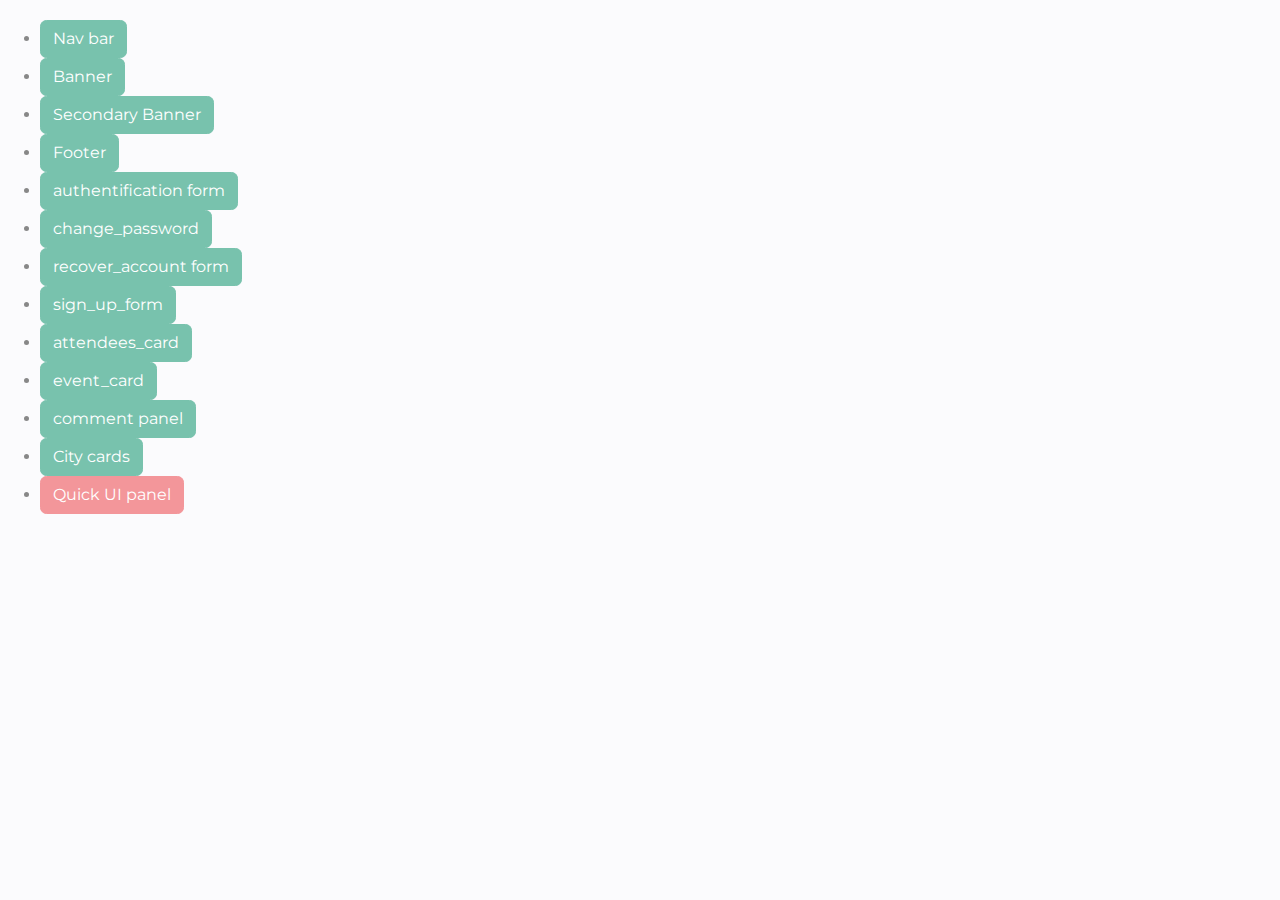
<file: index.html>
<!DOCTYPE html>
<head>
  <meta charset="utf-8">
  <meta name="viewport" content="width=device-width, initial-scale=1.0" />
  <link rel="stylesheet" href="css/bootstrap.css" />
  <title> EventMic </title>
</head>

<body>
  <ul>
    <li><a class="btn btn-primary" href="assets/navbar.html">Nav bar</a> </li>
  <li> <a class="btn btn-primary" href="assets/banner.html">Banner</a> </li>
  <li> <a class="btn btn-primary" href="assets/secondary_banner.html">Secondary Banner</a> </li>
    <li><a class="btn btn-primary" href="assets/footer.html">Footer</a> </li>
  <li> <a class="btn btn-primary" href="assets/authentification_form.html">authentification form</a> </li>
  <li> <a class="btn btn-primary" href="assets/change_password.html">change_password</a> </li>
  <li>  <a class="btn btn-primary" href="assets/recover_account.html">recover_account form</a> </li>
  <li>  <a class="btn btn-primary" href="assets/sign_up_form.html">sign_up_form</a> </li>
  <li> <a class="btn btn-primary" href="assets/attendees_card.html">attendees_card</a></li> 
  <li>  <a class="btn btn-primary" href="assets/event_card.html">event_card</a> </li>
  <li> <a class="btn btn-primary" href="assets/comment_panel.html">comment panel</a> </li>
    <li><a class="btn btn-primary" href="assets/city_cards.html">City cards</a> </li>


    <li><a class="btn btn-secondary" href="./ui-panel.html">Quick UI panel</a> </li>
  </ul>
</body>



</html>
</file>
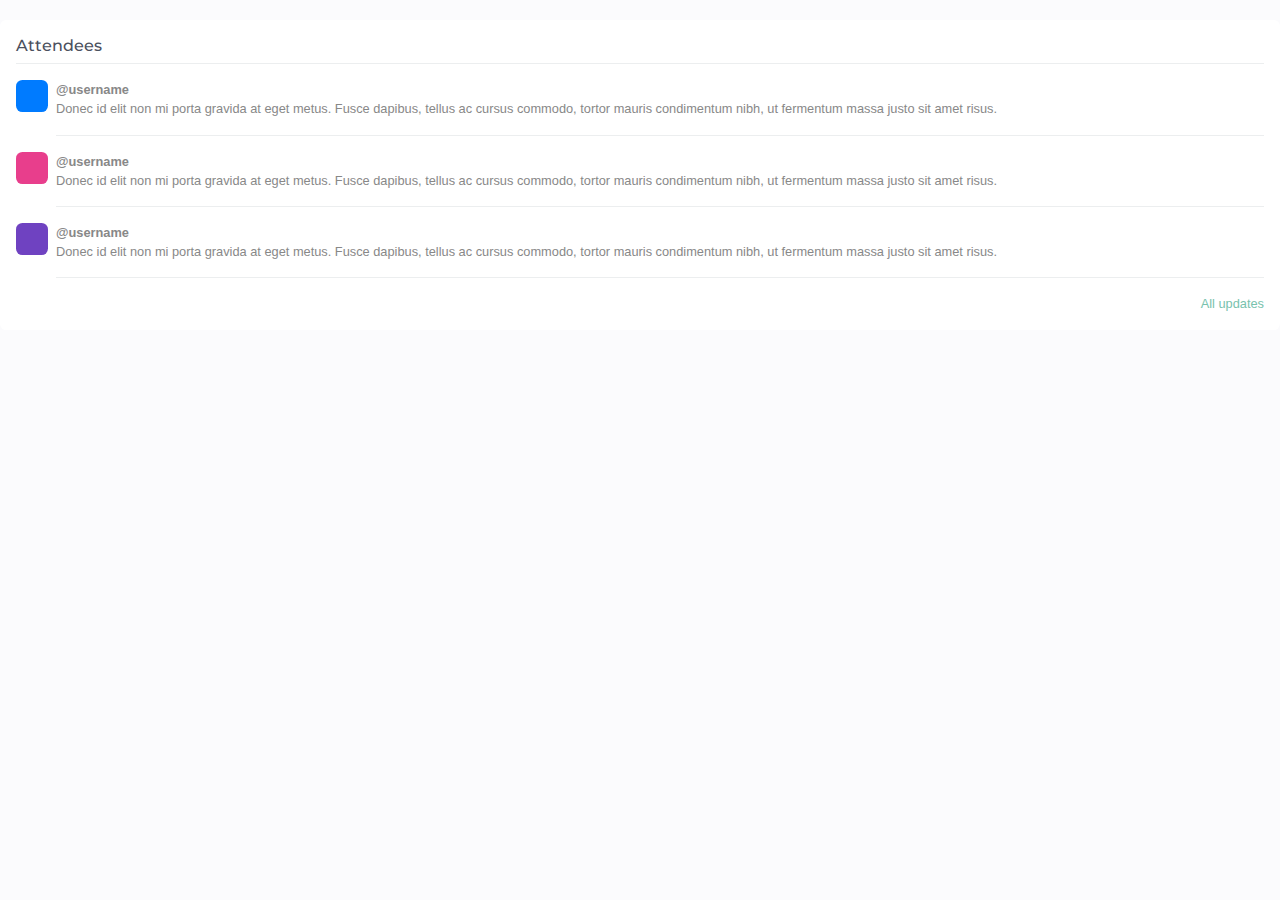
<file: assets/attendees_card.html>
<!DOCTYPE html>
<head>
  <meta charset="utf-8">
  <meta name="viewport" content="width=device-width, initial-scale=1.0" />
  <link rel="stylesheet" href="../css/bootstrap.css" />
  <link rel="stylesheet" href="https://use.fontawesome.com/releases/v5.12.1/css/all.css" integrity="sha384-v8BU367qNbs/aIZIxuivaU55N5GPF89WBerHoGA4QTcbUjYiLQtKdrfXnqAcXyTv" crossorigin="anonymous">
  <title> Attendees cards</title>
</head>
<body>



  <div class="my-3 p-3 bg-white rounded box-shadow">
    <h6 class="border-bottom border-gray pb-2 mb-0">Attendees</h6>
    <div class="media text-muted pt-3">
      <img data-src="holder.js/32x32?theme=thumb&amp;bg=007bff&amp;fg=007bff&amp;size=1" alt="32x32" class="mr-2 rounded" style="width: 32px; height: 32px;" src="data:image/svg+xml;charset=UTF-8,%3Csvg%20width%3D%2232%22%20height%3D%2232%22%20xmlns%3D%22http%3A%2F%2Fwww.w3.org%2F2000%2Fsvg%22%20viewBox%3D%220%200%2032%2032%22%20preserveAspectRatio%3D%22none%22%3E%3Cdefs%3E%3Cstyle%20type%3D%22text%2Fcss%22%3E%23holder_1707d59cad8%20text%20%7B%20fill%3A%23007bff%3Bfont-weight%3Abold%3Bfont-family%3AArial%2C%20Helvetica%2C%20Open%20Sans%2C%20sans-serif%2C%20monospace%3Bfont-size%3A2pt%20%7D%20%3C%2Fstyle%3E%3C%2Fdefs%3E%3Cg%20id%3D%22holder_1707d59cad8%22%3E%3Crect%20width%3D%2232%22%20height%3D%2232%22%20fill%3D%22%23007bff%22%3E%3C%2Frect%3E%3Cg%3E%3Ctext%20x%3D%2211.0390625%22%20y%3D%2217.2%22%3E32x32%3C%2Ftext%3E%3C%2Fg%3E%3C%2Fg%3E%3C%2Fsvg%3E" data-holder-rendered="true">
      <p class="media-body pb-3 mb-0 small lh-125 border-bottom border-gray">
        <strong class="d-block text-gray-dark">@username</strong>
        Donec id elit non mi porta gravida at eget metus. Fusce dapibus, tellus ac cursus commodo, tortor mauris condimentum nibh, ut fermentum massa justo sit amet risus.
      </p>
    </div>
    <div class="media text-muted pt-3">
      <img data-src="holder.js/32x32?theme=thumb&amp;bg=e83e8c&amp;fg=e83e8c&amp;size=1" alt="32x32" class="mr-2 rounded" src="data:image/svg+xml;charset=UTF-8,%3Csvg%20width%3D%2232%22%20height%3D%2232%22%20xmlns%3D%22http%3A%2F%2Fwww.w3.org%2F2000%2Fsvg%22%20viewBox%3D%220%200%2032%2032%22%20preserveAspectRatio%3D%22none%22%3E%3Cdefs%3E%3Cstyle%20type%3D%22text%2Fcss%22%3E%23holder_1707d59cadf%20text%20%7B%20fill%3A%23e83e8c%3Bfont-weight%3Abold%3Bfont-family%3AArial%2C%20Helvetica%2C%20Open%20Sans%2C%20sans-serif%2C%20monospace%3Bfont-size%3A2pt%20%7D%20%3C%2Fstyle%3E%3C%2Fdefs%3E%3Cg%20id%3D%22holder_1707d59cadf%22%3E%3Crect%20width%3D%2232%22%20height%3D%2232%22%20fill%3D%22%23e83e8c%22%3E%3C%2Frect%3E%3Cg%3E%3Ctext%20x%3D%2211.0390625%22%20y%3D%2217.2%22%3E32x32%3C%2Ftext%3E%3C%2Fg%3E%3C%2Fg%3E%3C%2Fsvg%3E" data-holder-rendered="true" style="width: 32px; height: 32px;">
      <p class="media-body pb-3 mb-0 small lh-125 border-bottom border-gray">
        <strong class="d-block text-gray-dark">@username</strong>
        Donec id elit non mi porta gravida at eget metus. Fusce dapibus, tellus ac cursus commodo, tortor mauris condimentum nibh, ut fermentum massa justo sit amet risus.
      </p>
    </div>
    <div class="media text-muted pt-3">
      <img data-src="holder.js/32x32?theme=thumb&amp;bg=6f42c1&amp;fg=6f42c1&amp;size=1" alt="32x32" class="mr-2 rounded" src="data:image/svg+xml;charset=UTF-8,%3Csvg%20width%3D%2232%22%20height%3D%2232%22%20xmlns%3D%22http%3A%2F%2Fwww.w3.org%2F2000%2Fsvg%22%20viewBox%3D%220%200%2032%2032%22%20preserveAspectRatio%3D%22none%22%3E%3Cdefs%3E%3Cstyle%20type%3D%22text%2Fcss%22%3E%23holder_1707d59cae0%20text%20%7B%20fill%3A%236f42c1%3Bfont-weight%3Abold%3Bfont-family%3AArial%2C%20Helvetica%2C%20Open%20Sans%2C%20sans-serif%2C%20monospace%3Bfont-size%3A2pt%20%7D%20%3C%2Fstyle%3E%3C%2Fdefs%3E%3Cg%20id%3D%22holder_1707d59cae0%22%3E%3Crect%20width%3D%2232%22%20height%3D%2232%22%20fill%3D%22%236f42c1%22%3E%3C%2Frect%3E%3Cg%3E%3Ctext%20x%3D%2211.0390625%22%20y%3D%2217.2%22%3E32x32%3C%2Ftext%3E%3C%2Fg%3E%3C%2Fg%3E%3C%2Fsvg%3E" data-holder-rendered="true" style="width: 32px; height: 32px;">
      <p class="media-body pb-3 mb-0 small lh-125 border-bottom border-gray">
        <strong class="d-block text-gray-dark">@username</strong>
        Donec id elit non mi porta gravida at eget metus. Fusce dapibus, tellus ac cursus commodo, tortor mauris condimentum nibh, ut fermentum massa justo sit amet risus.
      </p>
    </div>
    <small class="d-block text-right mt-3">
      <a href="#">All updates</a>
    </small>
  </div>
  



  

</body>

</html>
</file>
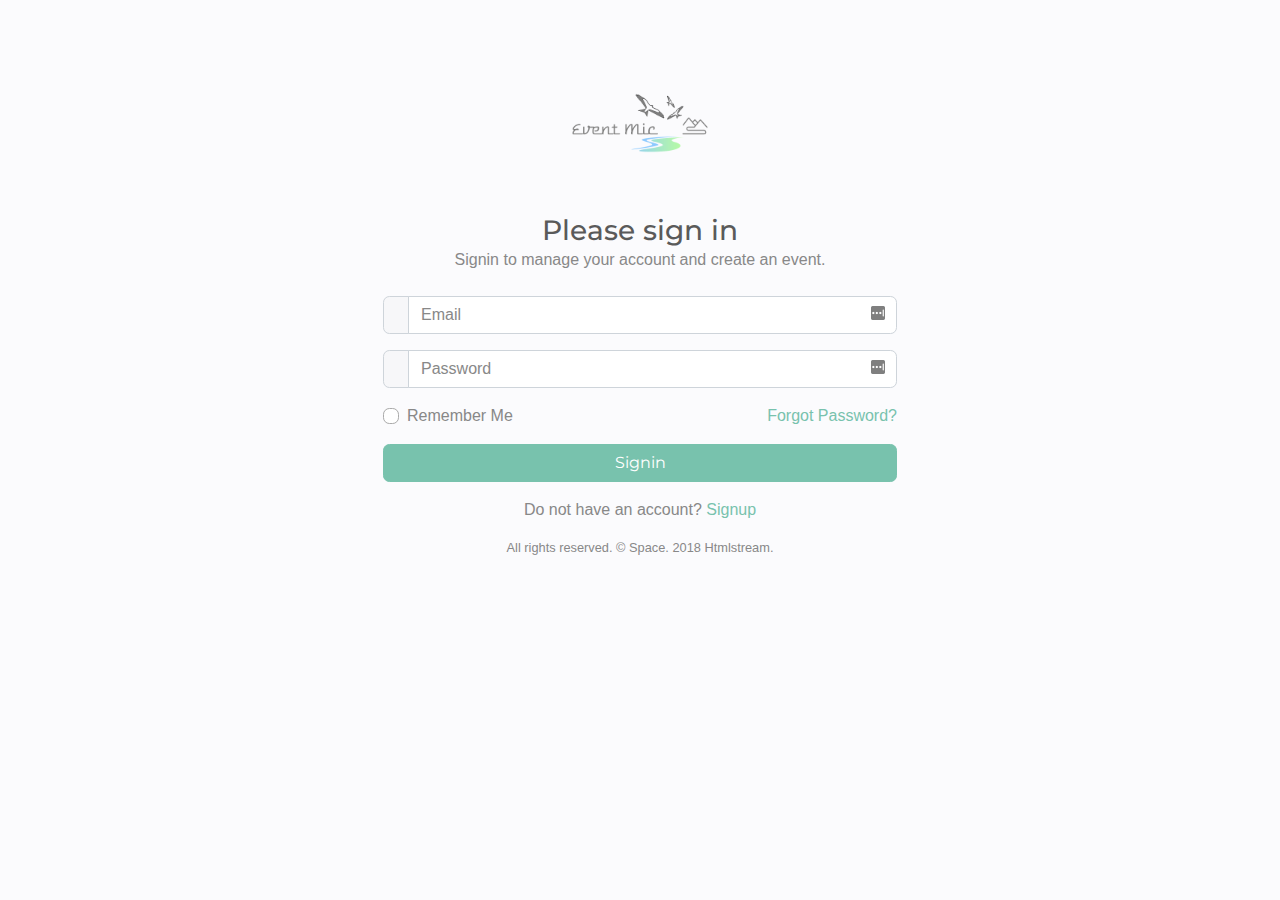
<file: assets/authentification_form.html>
<!DOCTYPE html>
<head>
  <meta charset="utf-8">
  <meta name="viewport" content="width=device-width, initial-scale=1.0" />
  <link rel="stylesheet" href="../css/bootstrap.css" />
  <link rel="stylesheet" href="https://use.fontawesome.com/releases/v5.12.1/css/all.css" integrity="sha384-v8BU367qNbs/aIZIxuivaU55N5GPF89WBerHoGA4QTcbUjYiLQtKdrfXnqAcXyTv" crossorigin="anonymous">
  <title> Sign In - Event Mic </title>
</head>
<body>

  <div class="container col-md-6 col-sm-8 mx-auto">
    
    <form class="js-validate form-signin m-5" novalidate="novalidate">
      <!-- Logo -->
      <div class="text-center">
        <a href="../home/index.html" aria-label="Space">
          <img class="mb-3" src="../assets/img/logo.png" alt="Logo" width="150" height="150">
        </a>
      </div>
      <!-- End Logo -->

      <!-- Title -->
      <div class="text-center mb-4">
        <h1 class="h3 mb-0">Please sign in</h1>
        <p>Signin to manage your account and create an event.</p>
      </div>
      <!-- End Title -->

      <!-- Input -->
      <div class="js-form-message mb-3">
        <div class="js-focus-state input-group form">
          <div class="input-group-prepend form__prepend">
            <span class="input-group-text form__text">
              <span class="fa fa-user form__text-inner"></span>
            </span>
          </div>
          <input type="email" class="form-control form__input" name="email" required="" placeholder="Email" aria-label="Email" data-msg="Please enter a valid email address." data-error-class="u-has-error" data-success-class="u-has-success" autocomplete="off" style="background-image: url(&quot;[data-uri]&quot;); background-repeat: no-repeat; background-attachment: scroll; background-size: 16px 18px; background-position: 98% 50%;">
        </div>
      </div>
      <!-- End Input -->

      <!-- Input -->
      <div class="js-form-message mb-3">
        <div class="js-focus-state input-group form">
          <div class="input-group-prepend form__prepend">
            <span class="input-group-text form__text">
              <span class="fa fa-lock form__text-inner"></span>
            </span>
          </div>
          <input type="password" class="form-control form__input" name="password" required="" placeholder="Password" aria-label="Password" data-msg="Your password is invalid. Please try again." data-error-class="u-has-error" data-success-class="u-has-success" autocomplete="off" style="background-image: url(&quot;[data-uri]&quot;); background-repeat: no-repeat; background-attachment: scroll; background-size: 16px 18px; background-position: 98% 50%;">
        </div>
      </div>
      <!-- End Input -->

      <div class="row mb-3">
        <div class="col-6">
          <!-- Checkbox -->
          <div class="custom-control custom-checkbox d-flex align-items-center text-muted">
            <input type="checkbox" class="custom-control-input" id="rememberMeCheckbox">
            <label class="custom-control-label" for="rememberMeCheckbox">
              Remember Me
            </label>
          </div>
          <!-- End Checkbox -->
        </div>

        <div class="col-6 text-right">
          <a class="float-right" href="recover-account.html">Forgot Password?</a>
        </div>
      </div>

      <div class="mb-3">
        <button type="submit" class="btn btn-block btn-primary">Signin</button>
      </div>

      <div class="text-center mb-3">
        <p class="text-muted">Do not have an account? <a href="signup-simple.html">Signup</a></p>
      </div>


      <p class="small text-center text-muted mb-0">All rights reserved. © Space. 2018 Htmlstream.</p>
    </form>
  </div>
</body>
</file>
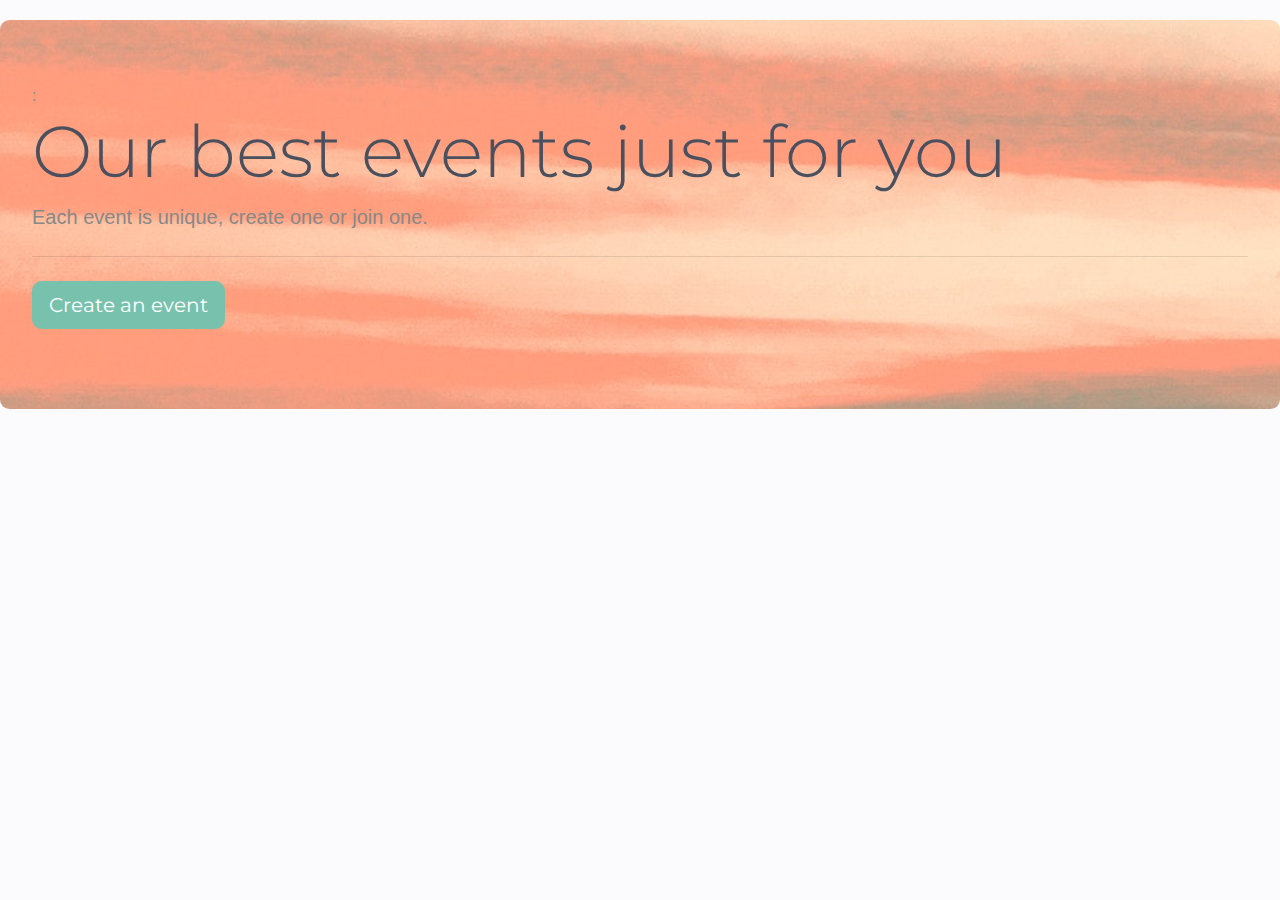
<file: assets/banner.html>
<!DOCTYPE html>
<head>
  <meta charset="utf-8">
  <meta name="viewport" content="width=device-width, initial-scale=1.0" />
  <link rel="stylesheet" href="../css/bootstrap.css" />
  <link rel="stylesheet" href="https://use.fontawesome.com/releases/v5.12.1/css/all.css" integrity="sha384-v8BU367qNbs/aIZIxuivaU55N5GPF89WBerHoGA4QTcbUjYiLQtKdrfXnqAcXyTv" crossorigin="anonymous">
  <title> Banner </title>
</head>
<body>

  <div class="jumbotron">:
    <h1 class="display-3">Our best events just for you</h1>
    <p class="lead">Each event is unique, create one or join one.</p>
    <hr class="my-4">
    
      <a class="btn btn-primary btn-lg" href="#" role="button">Create an event</a>
    </p>
  </div>
  

</body>

</html>
</file>
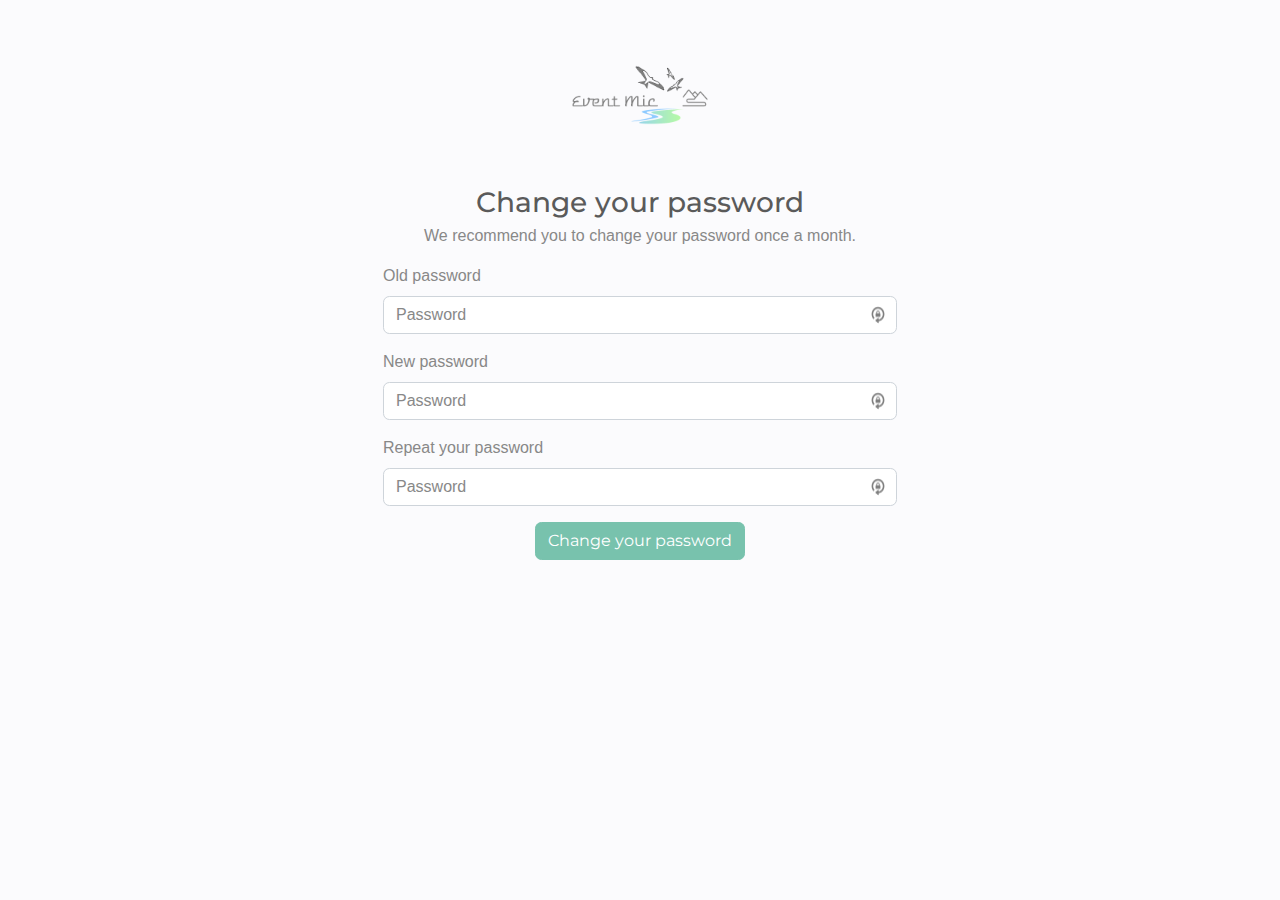
<file: assets/change_password.html>
<!DOCTYPE html>
<head>
  <meta charset="utf-8">
  <meta name="viewport" content="width=device-width, initial-scale=1.0" />
  <link rel="stylesheet" href="../css/bootstrap.css" />
  <link rel="stylesheet" href="https://use.fontawesome.com/releases/v5.12.1/css/all.css" integrity="sha384-v8BU367qNbs/aIZIxuivaU55N5GPF89WBerHoGA4QTcbUjYiLQtKdrfXnqAcXyTv" crossorigin="anonymous">
  <title> Recover account - EventMic </title>
</head>
<body>
  
  <div class="container col-md-6 col-sm-8 mx-auto">
    <form>

     <!-- Logo -->
      <div class="text-center">
        <a href="../home/index.html" aria-label="Space">
          <img class="mb-3" src="../assets/img/logo.png" alt="Logo" width="150" height="150">
        </a>
      </div>
      <!-- End Logo -->

      <!-- Title -->
      <div class="text-center mb-3">
        <h1 class="h3 mb-1">Change your password</h1>

      <p>We recommend you to change your password once a month.</p>
      </div>
      <!-- End Title -->

     <fieldset>

      <div class="form-group mx-5">
        <label for="exampleInputPassword1">Old password</label>
        <input type="password" class="form-control" id="exampleInputPassword1" placeholder="Password" style="background-image: url(&quot;[data-uri]&quot;); background-repeat: no-repeat; background-attachment: scroll; background-size: 16px 18px; background-position: 98% 50%;">
      </div>

      <div class="form-group mx-5">
        <label for="exampleInputPassword1">New password</label>
        <input type="password" class="form-control" id="exampleInputPassword1" placeholder="Password" style="background-image: url(&quot;[data-uri]&quot;); background-repeat: no-repeat; background-attachment: scroll; background-size: 16px 18px; background-position: 98% 50%;">
      </div>


      <div class="form-group mx-5">
        <label for="exampleInputPassword1">Repeat your password</label>
        <input type="password" class="form-control" id="exampleInputPassword1" placeholder="Password" style="background-image: url(&quot;[data-uri]&quot;); background-repeat: no-repeat; background-attachment: scroll; background-size: 16px 18px; background-position: 98% 50%;">
      </div>

        <div class="mb-3 mx-5 text-center">
          <button type="submit" class="btn btn-primary">Change your password</button>
        </div>
        
      </fieldset>    
    </form>

  </div>

</body>
</html>
</file>
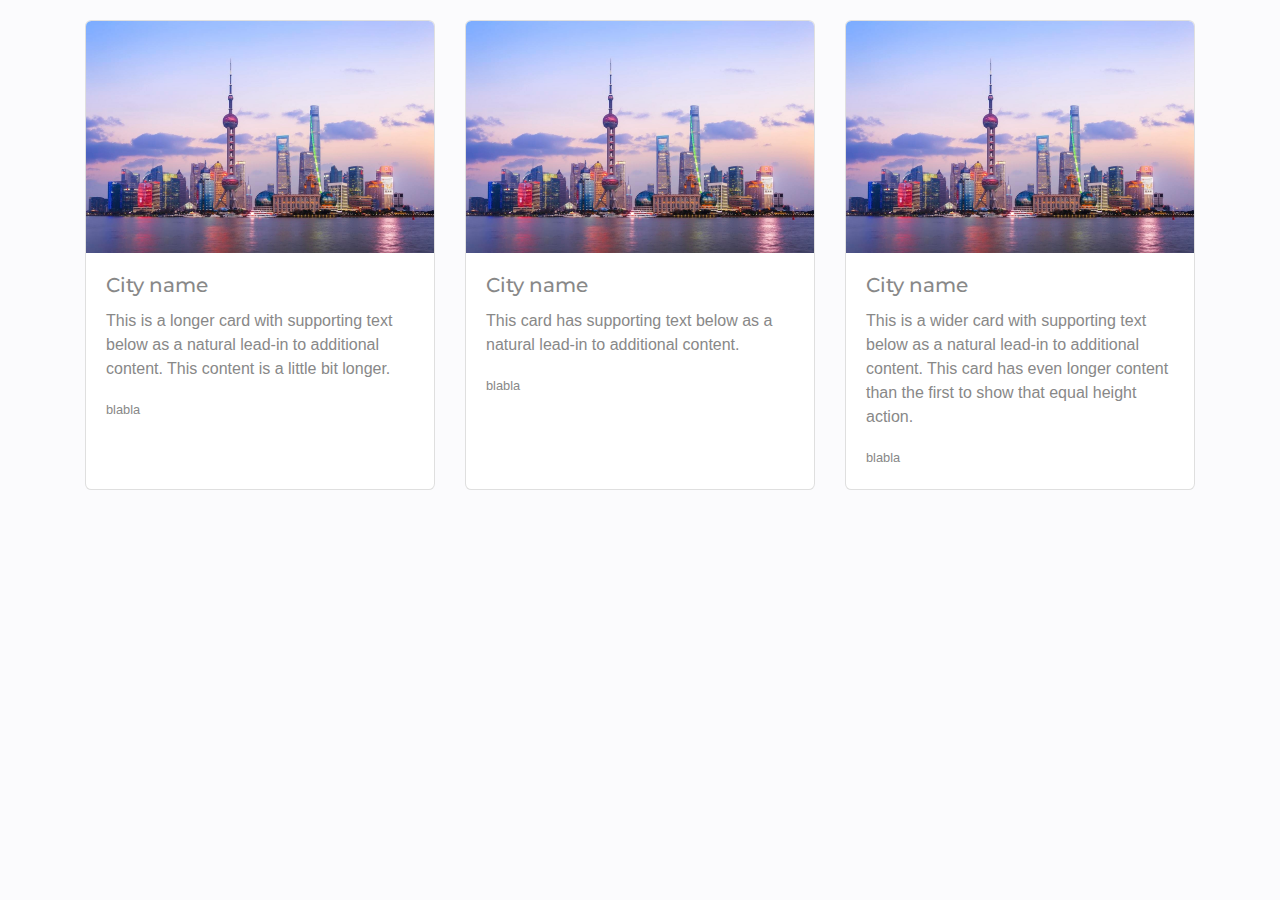
<file: assets/city_cards.html>
<!DOCTYPE html>
<head>
  <meta charset="utf-8">
  <meta name="viewport" content="width=device-width, initial-scale=1.0" />
  <link rel="stylesheet" href="../css/bootstrap.css" />
  <link rel="stylesheet" href="https://use.fontawesome.com/releases/v5.12.1/css/all.css" integrity="sha384-v8BU367qNbs/aIZIxuivaU55N5GPF89WBerHoGA4QTcbUjYiLQtKdrfXnqAcXyTv" crossorigin="anonymous">
  <title> City cards </title>
</head>

<div class="container d-flex justify-content-around">
  <div class="row" style="margin:auto">
    <div class="card-deck">
      <div class="card">
        <img class="card-img-top" src="../assets/img/city.jpeg" alt="Card image cap">
        <div class="card-body">
          <h5 class="card-title">City name</h5>
          <p class="card-text">This is a longer card with supporting text below as a natural lead-in to additional content. This content is a little bit longer.</p>
          <p class="card-text"><small class="text-muted">blabla</small></p>
        </div>
      </div>
      <div class="card">
        <img class="card-img-top" src="../assets/img/city.jpeg" alt="Card image cap">
        <div class="card-body">
          <h5 class="card-title">City name</h5>
          <p class="card-text">This card has supporting text below as a natural lead-in to additional content.</p>
          <p class="card-text"><small class="text-muted">blabla</small></p>
        </div>
      </div>
      <div class="card">
        <img class="card-img-top" src="../assets/img/city.jpeg" alt="Card image cap">
        <div class="card-body">
          <h5 class="card-title">City name</h5>
          <p class="card-text">This is a wider card with supporting text below as a natural lead-in to additional content. This card has even longer content than the first to show that equal height action.</p>
          <p class="card-text"><small class="text-muted">blabla</small></p>
        </div>
      </div>
    </div>
  </div>
</div>

</html>
</file>
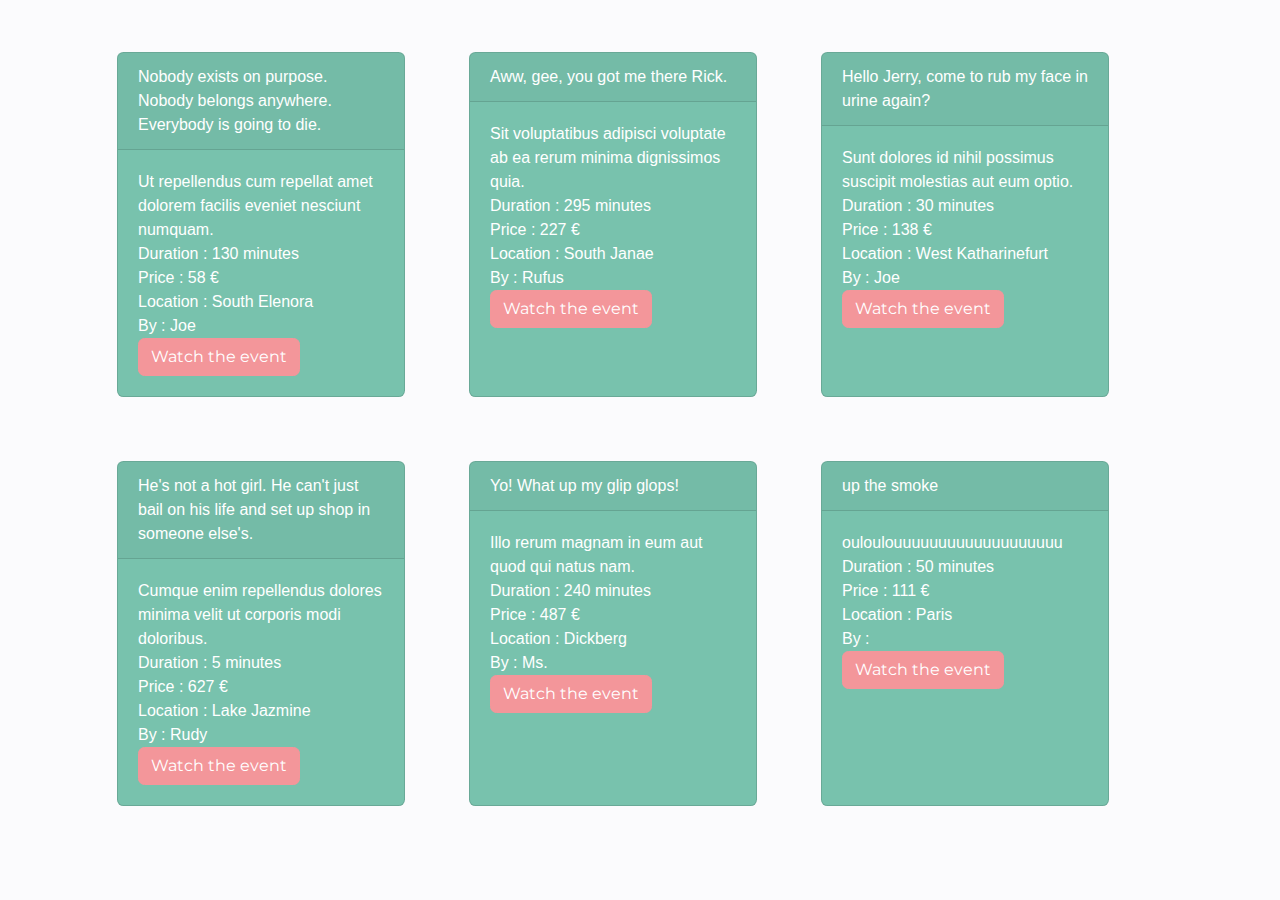
<file: assets/event_card.html>
<!DOCTYPE html>
<head>
  <meta charset="utf-8">
  <meta name="viewport" content="width=device-width, initial-scale=1.0" />
  <link rel="stylesheet" href="../css/bootstrap.css" />
  <link rel="stylesheet" href="https://use.fontawesome.com/releases/v5.12.1/css/all.css" integrity="sha384-v8BU367qNbs/aIZIxuivaU55N5GPF89WBerHoGA4QTcbUjYiLQtKdrfXnqAcXyTv" crossorigin="anonymous">
  <title>Events index </title>
</head>
<body>
  
  <!-- col-md-12 col-sm-6 mx-auto  -->
  <div class="container d-flex justify-content-around">
    <div class="row" style="margin:auto">

      <div class="card text-white bg-primary" style="width: 18rem; margin: 2rem">
        <div class="card-header">Nobody exists on purpose. Nobody belongs anywhere. Everybody is going to die.</div>
        <div class="card-body">
          <p class="card-text">
          Ut repellendus cum repellat amet dolorem facilis eveniet nesciunt numquam.<br>
            Duration : 130 minutes<br>
            Price : 58 €<br>
            Location : South Elenora<br>
            By : Joe<br>
            <a class="btn btn-secondary" href="/events/5">Watch the event</a> 
          </p>
        </div>
      </div>

      <div class="card text-white bg-primary" style="width: 18rem; margin: 2rem">
        <div class="card-header">Aww, gee, you got me there Rick.</div>
        <div class="card-body">
          <p class="card-text">
          Sit voluptatibus adipisci voluptate ab ea rerum minima dignissimos quia.<br>
            Duration : 295 minutes<br>
            Price : 227 €<br>
            Location : South Janae<br>
            By : Rufus<br>
            <a class="btn btn-secondary" href="/events/6">Watch the event</a> 
          </p>
        </div>
      </div>

      <div class="card text-white bg-primary" style="width: 18rem; margin: 2rem">
        <div class="card-header">Hello Jerry, come to rub my face in urine again?</div>
        <div class="card-body">
          <p class="card-text">
          Sunt dolores id nihil possimus suscipit molestias aut eum optio.<br>
            Duration : 30 minutes<br>
            Price : 138 €<br>
            Location : West Katharinefurt<br>
            By : Joe<br>
            <a class="btn btn-secondary" href="/events/7">Watch the event</a> 
          </p>
        </div>
      </div>

      <div class="card text-white bg-primary" style="width: 18rem; margin: 2rem">
        <div class="card-header">He's not a hot girl. He can't just bail on his life and set up shop in someone else's.</div>
        <div class="card-body">
          <p class="card-text">
          Cumque enim repellendus dolores minima velit ut corporis modi doloribus.<br>
            Duration : 5 minutes<br>
            Price : 627 €<br>
            Location : Lake Jazmine<br>
            By : Rudy<br>
            <a class="btn btn-secondary" href="/events/8">Watch the event</a> 
          </p>
        </div>
      </div>

      <div class="card text-white bg-primary" style="width: 18rem; margin: 2rem">
        <div class="card-header">Yo! What up my glip glops!</div>
        <div class="card-body">
          <p class="card-text">
          Illo rerum magnam in eum aut quod qui natus nam.<br>
            Duration : 240 minutes<br>
            Price : 487 €<br>
            Location : Dickberg<br>
            By : Ms.<br>
            <a class="btn btn-secondary" href="/events/9">Watch the event</a> 
          </p>
        </div>
      </div>

      <div class="card text-white bg-primary" style="width: 18rem; margin:2rem">
        <div class="card-header">up the smoke</div>
        <div class="card-body">
          <p class="card-text">
          ouloulouuuuuuuuuuuuuuuuuuu<br>
            Duration : 50 minutes<br>
            Price : 111 €<br>
            Location : Paris<br>
            By : <br>
            <a class="btn btn-secondary" href="/events/10">Watch the event</a> 
          </p>
        </div>
      </div>
    </div>
</file>
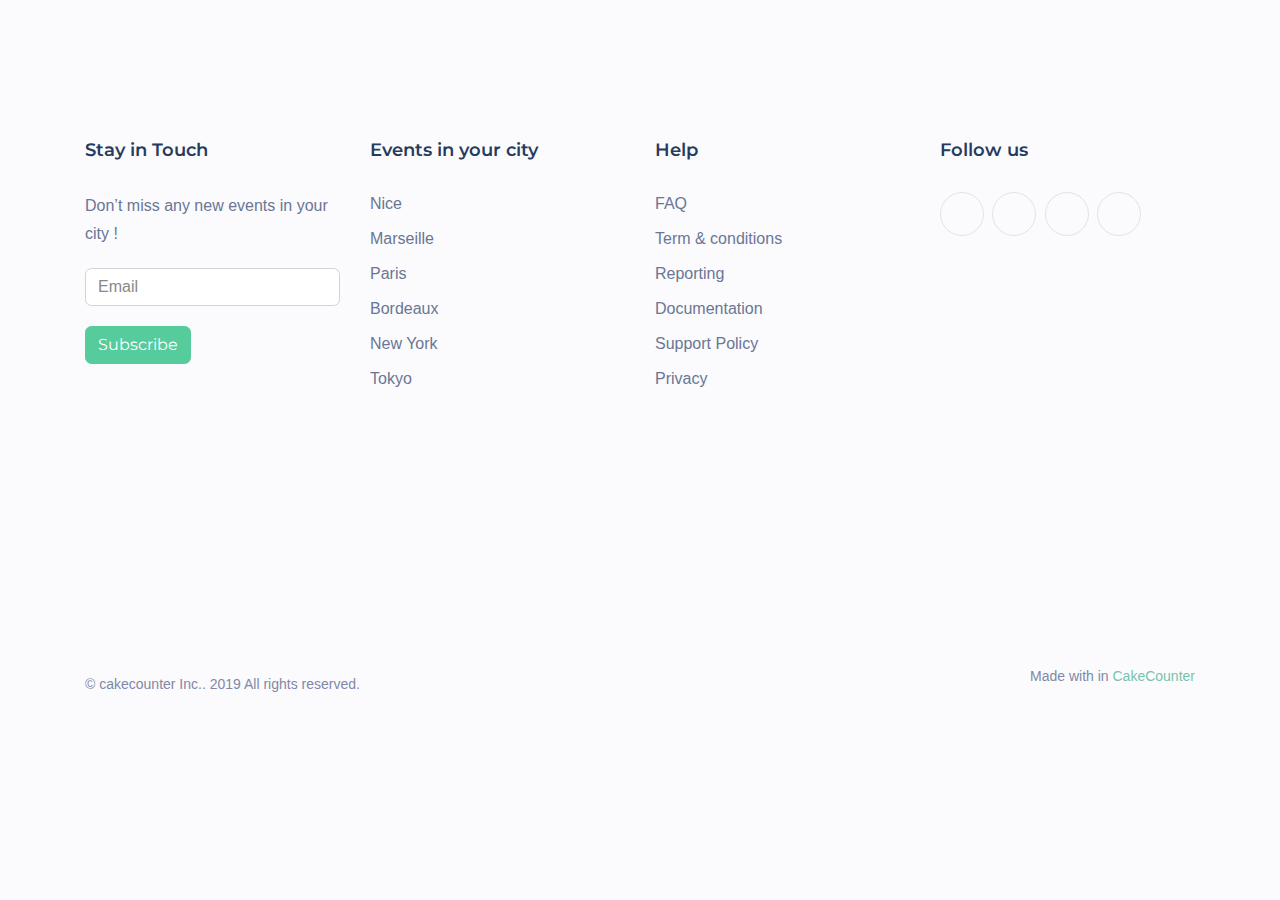
<file: assets/footer.html>
<!DOCTYPE html>
<head>
  <meta charset="utf-8">
  <meta name="viewport" content="width=device-width, initial-scale=1.0" />
  <link rel="stylesheet" href="../css/bootstrap.css" />
  <link rel="stylesheet" href="https://use.fontawesome.com/releases/v5.12.1/css/all.css" integrity="sha384-v8BU367qNbs/aIZIxuivaU55N5GPF89WBerHoGA4QTcbUjYiLQtKdrfXnqAcXyTv" crossorigin="anonymous">
  <title> Footer </title>
</head>


<footer class="new_footer_area bg_color">
  <div class="new_footer_top">
      <div class="container">
          <div class="row">
              <div class="col-lg-3 col-md-6">
                  <div class="f_widget company_widget wow fadeInLeft" data-wow-delay="0.2s" style="visibility: visible; animation-delay: 0.2s; animation-name: fadeInLeft;">
                      <h3 class="f-title f_600 t_color f_size_18">Stay in Touch</h3>
                      <p>Don’t miss any new events in your city ! </p>
                      <form action="#" class="f_subscribe_two mailchimp" method="post" novalidate="true" _lpchecked="1">
                          <input type="text" name="EMAIL" class="form-control memail" placeholder="Email">
                          <button class="btn btn_get btn btn-success" type="submit">Subscribe</button>
                          <p class="mchimp-errmessage" style="display: none;"></p>
                          <p class="mchimp-sucmessage" style="display: none;"></p>
                      </form>
                  </div>
              </div>
              <div class="col-lg-3 col-md-6">
                  <div class="f_widget about-widget pl_70 wow fadeInLeft" data-wow-delay="0.4s" style="visibility: visible; animation-delay: 0.4s; animation-name: fadeInLeft;">
                      <h3 class="f-title f_600 t_color f_size_18">Events in your city</h3>
                      <ul class="list-unstyled f_list">
                          <li><a href="#">Nice</a></li>
                          <li><a href="#">Marseille</a></li>
                          <li><a href="#">Paris</a></li>
                          <li><a href="#">Bordeaux</a></li>
                          <li><a href="#">New York</a></li>
                          <li><a href="#">Tokyo</a></li>
                      </ul>
                  </div>
              </div>
              <div class="col-lg-3 col-md-6">
                  <div class="f_widget about-widget pl_70 wow fadeInLeft" data-wow-delay="0.6s" style="visibility: visible; animation-delay: 0.6s; animation-name: fadeInLeft;">
                      <h3 class="f-title f_600 t_color f_size_18">Help</h3>
                      <ul class="list-unstyled f_list">
                          <li><a href="#">FAQ</a></li>
                          <li><a href="#">Term &amp; conditions</a></li>
                          <li><a href="#">Reporting</a></li>
                          <li><a href="#">Documentation</a></li>
                          <li><a href="#">Support Policy</a></li>
                          <li><a href="#">Privacy</a></li>
                      </ul>
                  </div>
              </div>
              <div class="col-lg-3 col-md-6">
                  <div class="f_widget social-widget pl_70 wow fadeInLeft" data-wow-delay="0.8s" style="visibility: visible; animation-delay: 0.8s; animation-name: fadeInLeft;">
                      <h3 class="f-title f_600 t_color f_size_18">Follow us</h3>
                      <div class="f_social_icon">
                          <a href="#" class="fab fa-facebook"></a>
                          <a href="#" class="fab fa-twitter"></a>
                          <a href="#" class="fab fa-linkedin"></a>
                          <a href="#" class="fab fa-pinterest"></a>
                      </div>
                  </div>
              </div>
          </div>
      </div>
      <div class="footer_bg">
          <div class="footer_bg_one"></div>
          <div class="footer_bg_two"></div>
      </div>
  </div>
  <div class="footer_bottom">
      <div class="container">
          <div class="row align-items-center">
              <div class="col-lg-6 col-sm-7">
                  <p class="mb-0 f_400">© cakecounter Inc.. 2019 All rights reserved.</p>
              </div>
              <div class="col-lg-6 col-sm-5 text-right">
                  <p>Made with <i class="icon_heart"></i> in <a href="#">CakeCounter</a></p>
              </div>
          </div>
      </div>
  </div>
</footer>
</file>
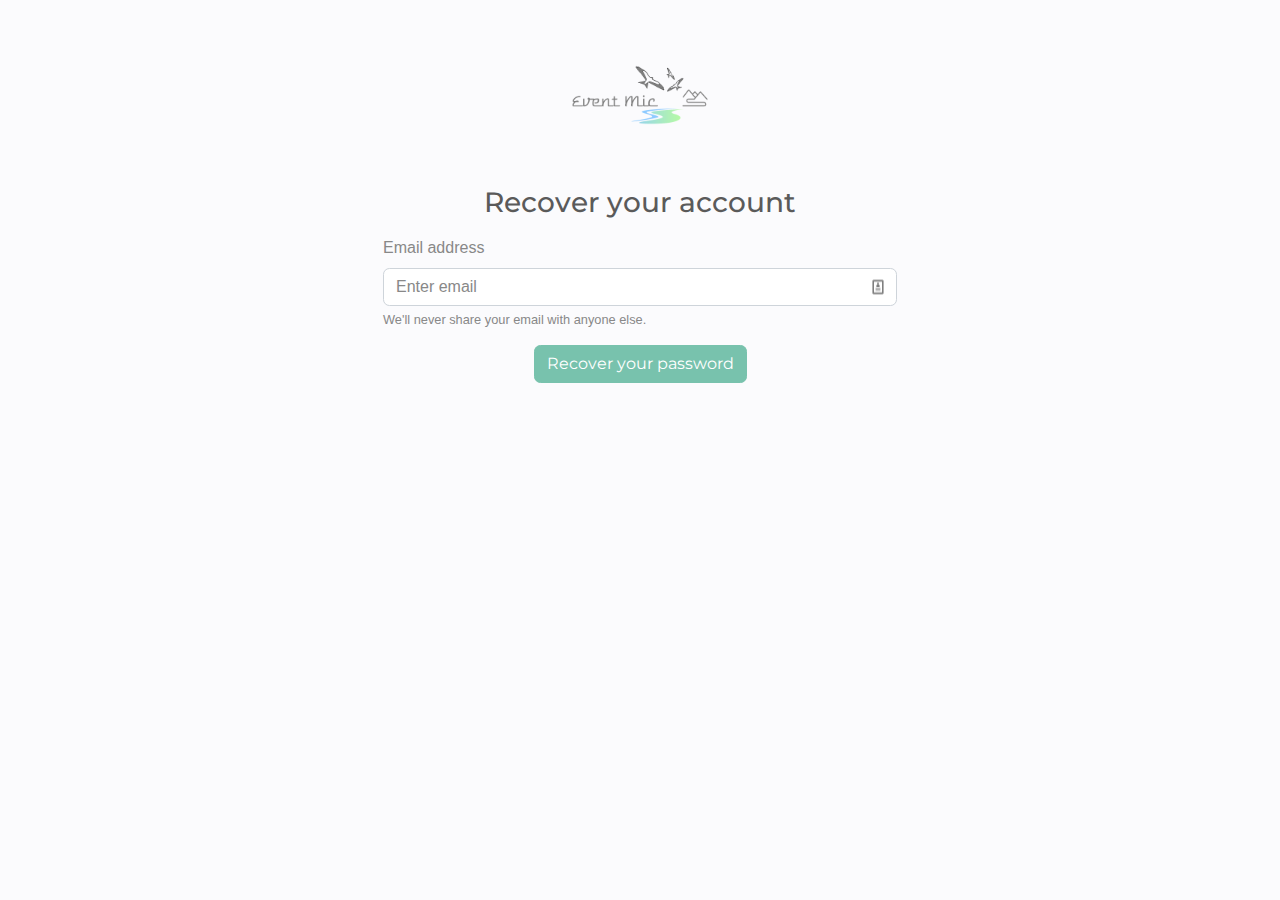
<file: assets/recover_account.html>
<!DOCTYPE html>
<head>
  <meta charset="utf-8">
  <meta name="viewport" content="width=device-width, initial-scale=1.0" />
  <link rel="stylesheet" href="../css/bootstrap.css" />
  <link rel="stylesheet" href="https://use.fontawesome.com/releases/v5.12.1/css/all.css" integrity="sha384-v8BU367qNbs/aIZIxuivaU55N5GPF89WBerHoGA4QTcbUjYiLQtKdrfXnqAcXyTv" crossorigin="anonymous">
  <title> Recover account - EventMic </title>
</head>
<body>
  
  <div class="container col-md-6 col-sm-8 mx-auto">
    <form>

     <!-- Logo -->
      <div class="text-center">
        <a href="../home/index.html" aria-label="Space">
          <img class="mb-3" src="../assets/img/logo.png" alt="Logo" width="150" height="150">
        </a>
      </div>
      <!-- End Logo -->

      <!-- Title -->
      <div class="text-center mb-3">
        <h1 class="h3 mb-1">Recover your account</h1>
      </div>
      <!-- End Title -->

     <fieldset>

        <div class="form-group mx-5">
          <label for="exampleInputEmail1">Email address</label>
          <input type="email" class="form-control" id="exampleInputEmail1" aria-describedby="emailHelp" placeholder="Enter email" style="background-image: url(&quot;[data-uri]&quot;); background-repeat: no-repeat; background-attachment: scroll; background-size: 16px 18px; background-position: 98% 50%;">
          <small id="emailHelp" class="form-text text-muted">We'll never share your email with anyone else.</small>
        </div>

        <div class="mb-3 mx-5 text-center">
          <button type="submit" class="btn btn-primary">Recover your password</button>
        </div>
        
      </fieldset>    
    </form>

  </div>

</body>
</html>
</file>
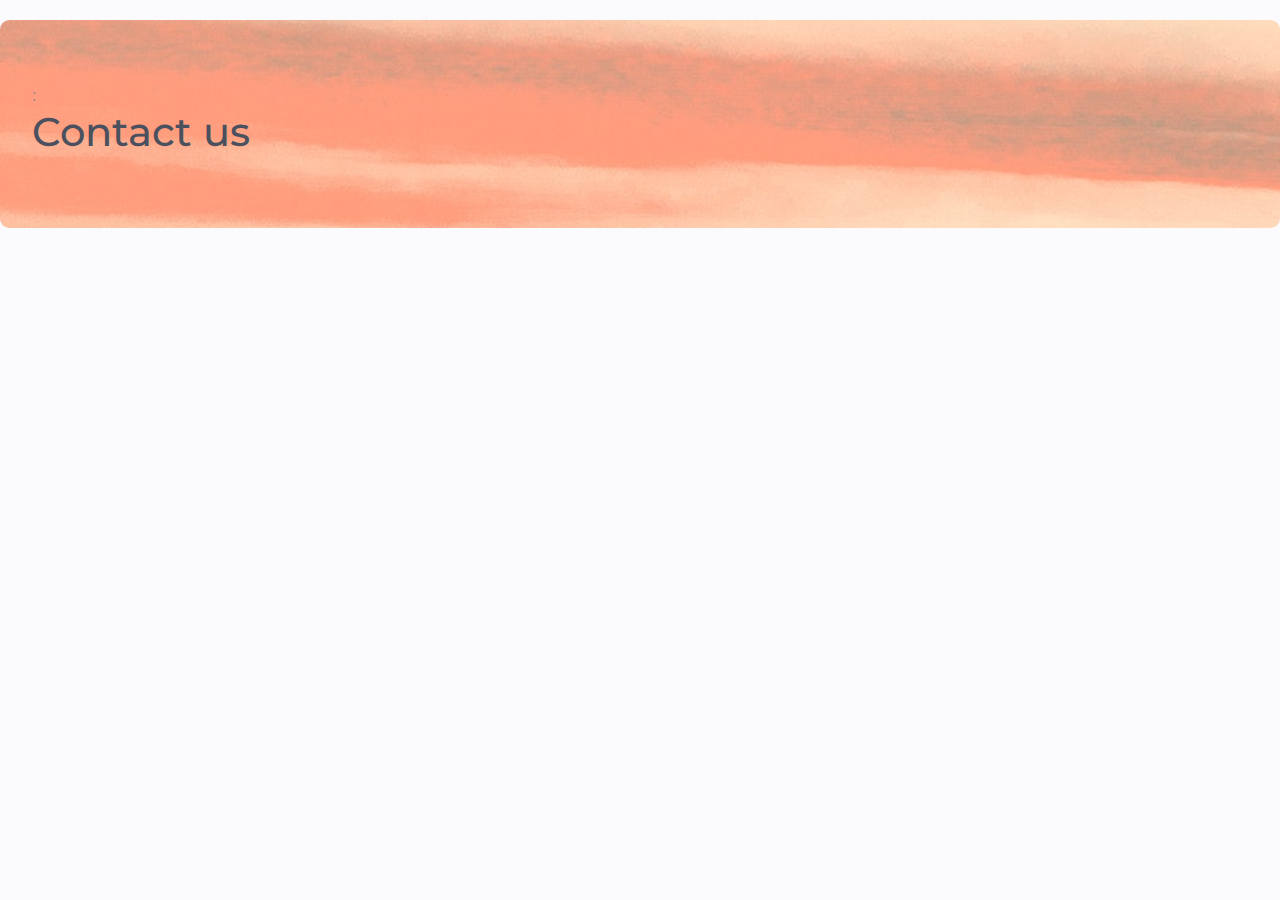
<file: assets/secondary_banner.html>
<!DOCTYPE html>
<head>
  <meta charset="utf-8">
  <meta name="viewport" content="width=device-width, initial-scale=1.0" />
  <link rel="stylesheet" href="../css/bootstrap.css" />
  <link rel="stylesheet" href="https://use.fontawesome.com/releases/v5.12.1/css/all.css" integrity="sha384-v8BU367qNbs/aIZIxuivaU55N5GPF89WBerHoGA4QTcbUjYiLQtKdrfXnqAcXyTv" crossorigin="anonymous">
  <title> Banner </title>
</head>
<body>

  <div class="jumbotron">:
    <h1 class="display-6">Contact us</h1>
  </div>
  

</body>

</html>
</file>
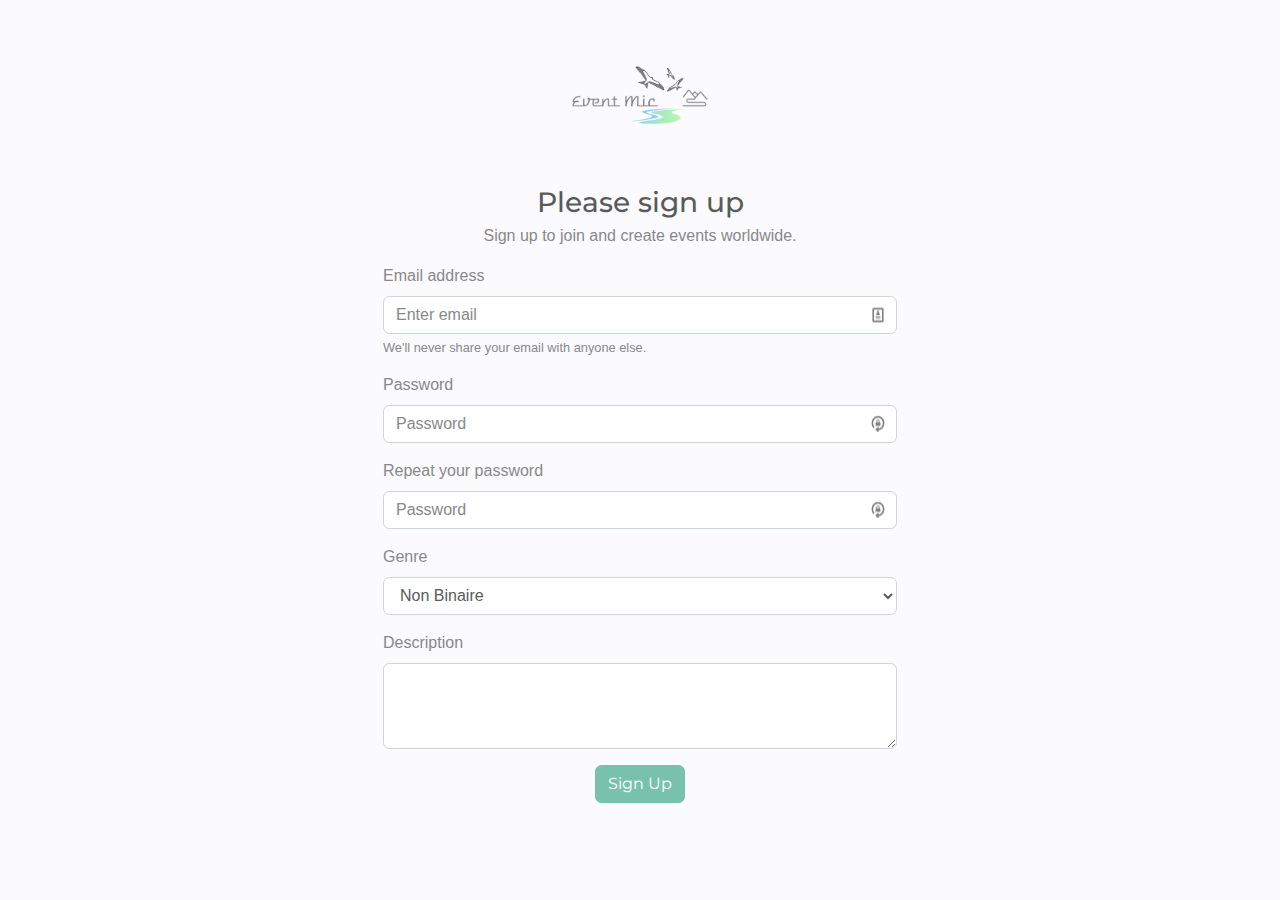
<file: assets/sign_up_form.html>
<!DOCTYPE html>
<head>
  <meta charset="utf-8">
  <meta name="viewport" content="width=device-width, initial-scale=1.0" />
  <link rel="stylesheet" href="../css/bootstrap.css" />
  <link rel="stylesheet" href="https://use.fontawesome.com/releases/v5.12.1/css/all.css" integrity="sha384-v8BU367qNbs/aIZIxuivaU55N5GPF89WBerHoGA4QTcbUjYiLQtKdrfXnqAcXyTv" crossorigin="anonymous">
  <title> Sign Up - EventMic </title>
</head>
<body>
  
  <div class="container col-md-6 col-sm-8 mx-auto">
    <form>

     <!-- Logo -->
      <div class="text-center">
        <a href="../home/index.html" aria-label="Space">
          <img class="mb-3" src="../assets/img/logo.png" alt="Logo" width="150" height="150">
        </a>
      </div>
      <!-- End Logo -->

      <!-- Title -->
      <div class="text-center mb-3">
        <h1 class="h3 mb-1">Please sign up</h1>
        <p>Sign up to join and create events worldwide.</p>
      </div>
      <!-- End Title -->

     <fieldset>

        <div class="form-group mx-5">
          <label for="exampleInputEmail1">Email address</label>
          <input type="email" class="form-control" id="exampleInputEmail1" aria-describedby="emailHelp" placeholder="Enter email" style="background-image: url(&quot;[data-uri]&quot;); background-repeat: no-repeat; background-attachment: scroll; background-size: 16px 18px; background-position: 98% 50%;">
          <small id="emailHelp" class="form-text text-muted">We'll never share your email with anyone else.</small>
        </div>

        <div class="form-group mx-5">
          <label for="exampleInputPassword1">Password</label>
          <input type="password" class="form-control" id="exampleInputPassword1" placeholder="Password" style="background-image: url(&quot;[data-uri]&quot;); background-repeat: no-repeat; background-attachment: scroll; background-size: 16px 18px; background-position: 98% 50%;">
        </div>

        <div class="form-group mx-5">
          <label for="exampleInputPassword1">Repeat your password</label>
          <input type="password" class="form-control" id="exampleInputPassword1" placeholder="Password" style="background-image: url(&quot;[data-uri]&quot;); background-repeat: no-repeat; background-attachment: scroll; background-size: 16px 18px; background-position: 98% 50%;">
        </div>

        <div class="form-group mx-5">
          <label for="exampleSelect1">Genre</label>
          <select class="form-control" id="exampleSelect1">
            <option>Non Binaire</option>
            <option>Homme</option>
            <option>Femme</option>
          </select>
        </div>

        <div class="form-group mx-5">
          <label for="exampleTextarea">Description</label>
          <textarea class="form-control" id="description" rows="3"></textarea>
        </div>

        <div class="mb-3 mx-5 text-center">
          <button type="submit" class="btn btn-primary">Sign Up</button>
        </div>
        
      </fieldset>    
    </form>

  </div>

</body>
</html>
</file>
